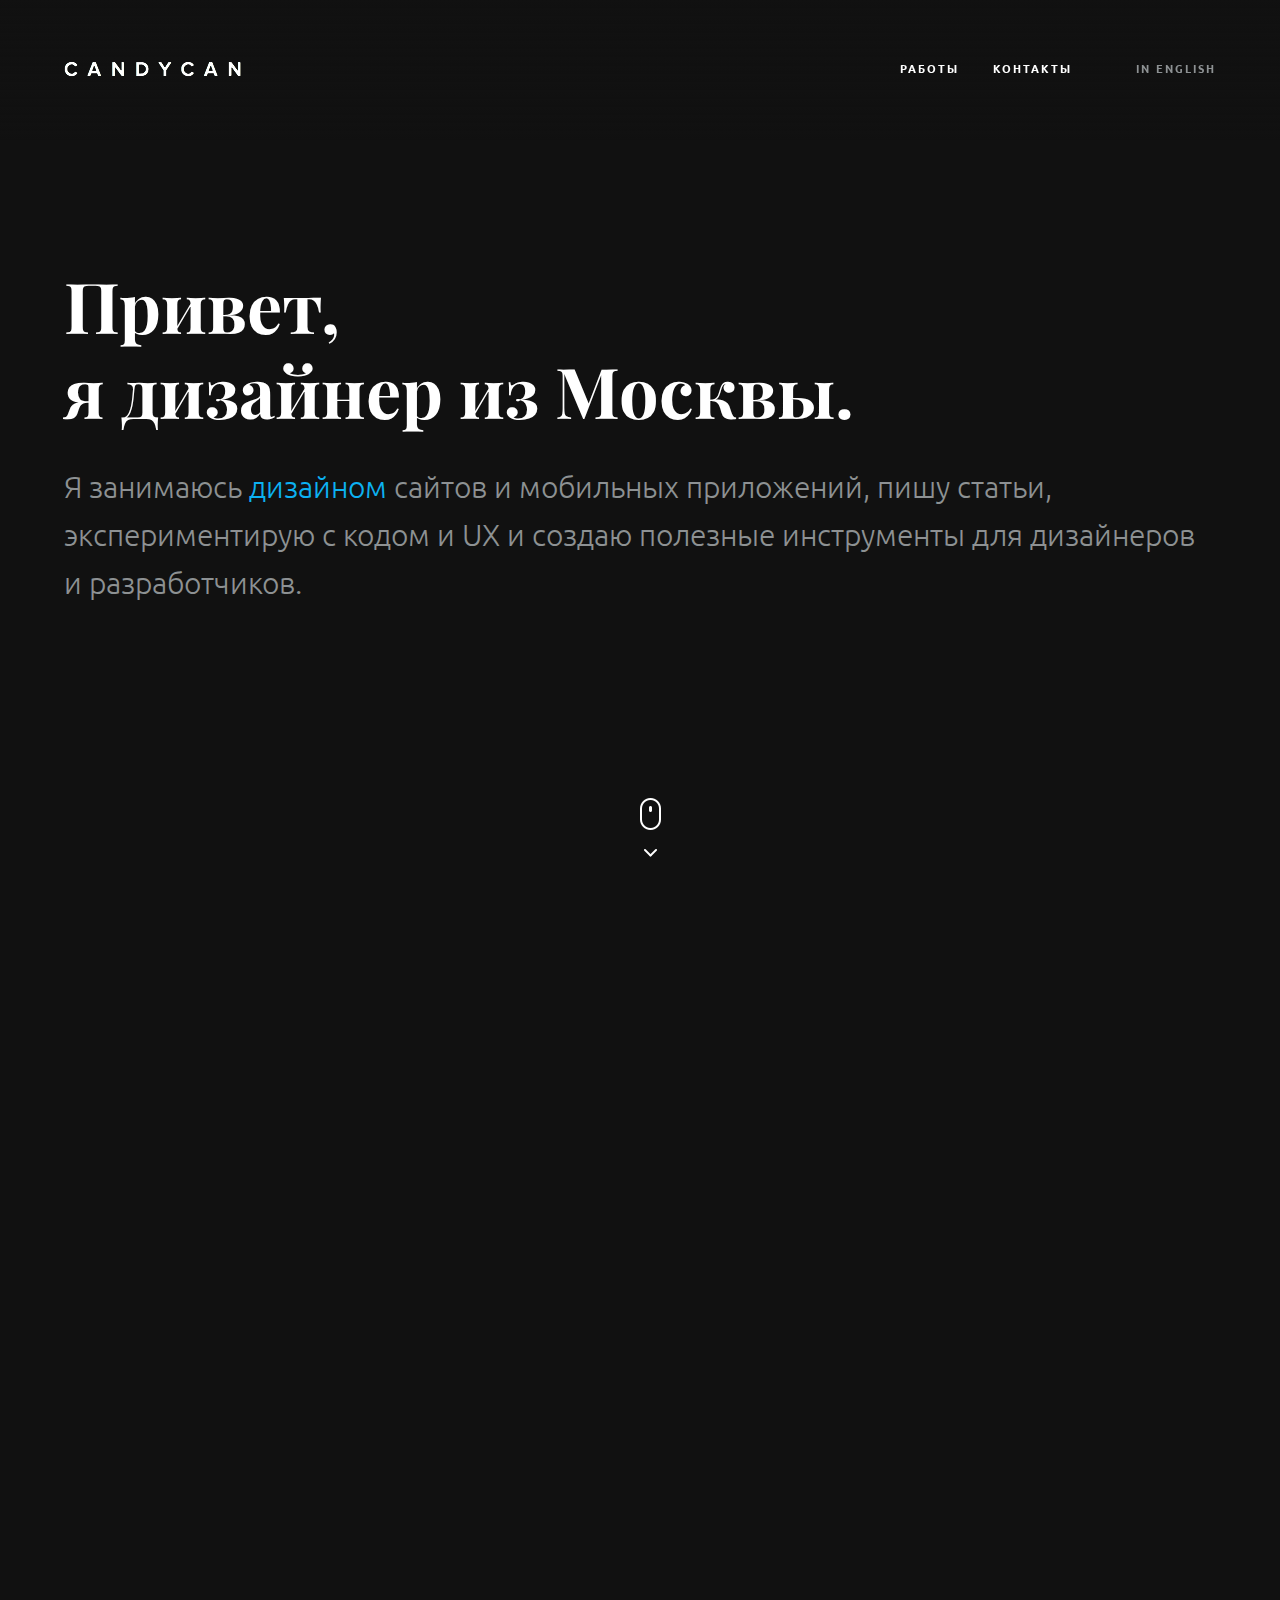
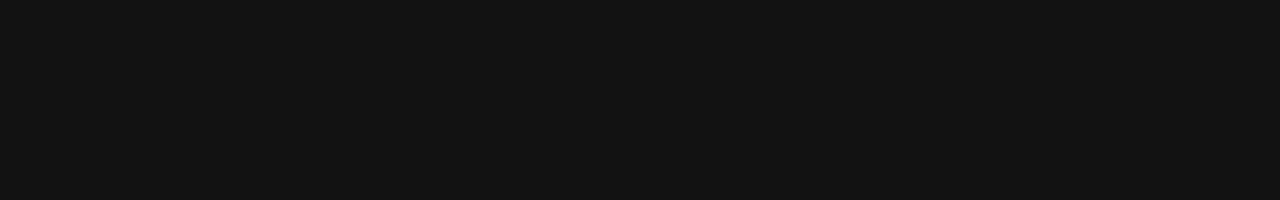
<file: index.html>
<!doctype html>
<head>
    <meta charset="UTF-8">
    <title>CANDYCAN. Дизайн сайтов и приложений</title>
    <link rel="stylesheet" href="assets/css/normalize.css">
    <link rel="stylesheet" href="assets/css/style.css">
    <link rel="stylesheet" href="assets/css/style-inner.css">
    <link rel='stylesheet' href="https://fonts.googleapis.com/css?family=Ubuntu:400,300,500,700&subset=latin,cyrillic">
    <link href='https://fonts.googleapis.com/css?family=Playfair+Display:400,700,900&subset=latin,cyrillic' rel='stylesheet' type='text/css'>
    <script src="http://code.jquery.com/jquery-2.1.4.min.js"></script>
    <script src="assets/js/retina.min.js"></script>
    <script src="assets/js/onepagescroll.js"></script>
</head>
<body>

<div class="menu-wrapper">
<nav>
    <img border="0" src="assets/images/logo.png" data-at2x="assets/images/logo@2x.png">
    <ul class="menu">
        <li><a href="work/index.html">Работы</a></li>
        <li><a href="contacts/index.html">Контакты</a></li>
        <li><a href="eng/index.html">In English</a></li>
    </ul>
</nav> 
</div>
    
<div class="gradient"></div>
    
<div class="index">  
    
<article class="slide">
<div class="slide-wrapper">
<h1>Привет,<br>я дизайнер из Москвы.</h1>
<p>Я занимаюсь <a href="#gradient" class="scroll">дизайном</a> сайтов и&nbsp;мобильных приложений, пишу статьи,
экспериментирую с&nbsp;кодом и&nbsp;UX и&nbsp;создаю полезные инструменты
для&nbsp;дизайнеров и&nbsp;разработчиков.</p>
<div class="mouse-icon"><img src="assets/images/scroll-icon.png" data-at2x="assets/images/scroll-icon@2x.png"></div>
</div>
</article>

<article class="slide">
<div class="slide-wrapper">
<h1>Привет.<br><br>Я дизайнер из Москвы.</h1>
<p>Занимаюсь <a href="#hello">дизайном</a> сайтов и&nbsp;мобильных приложений, <a href="blog/">пишу</a> статьи,
<a href="concepts/">экспериментирую</a> с&nbsp;кодом и&nbsp;UX и&nbsp;<a href="ui-kits/">создаю</a> полезные инструменты
для&nbsp;дизайнеров и&nbsp;разработчиков.</p>    
</div>
</article>
    
</div>
<script src="assets/js/onepage.start.js"></script>
</body>
</html>
</file>
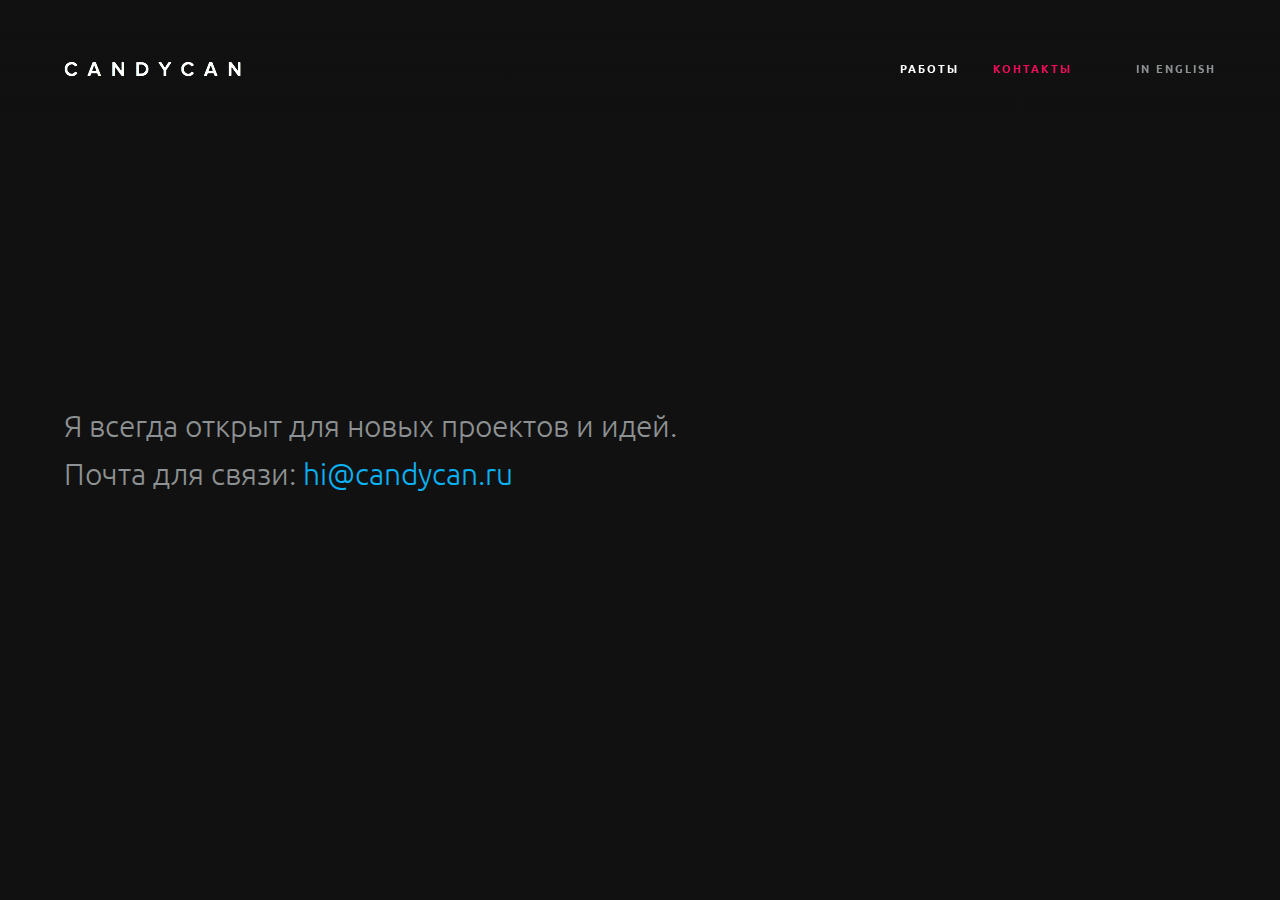
<file: contacts/index.html>
<!doctype html>
<head>
    <meta charset="UTF-8">
    <title>CANDYCAN. Контакты</title>
    <link rel="stylesheet" href="../assets/css/normalize.css">
    <link rel="stylesheet" href="../assets/css/style-inner.css">
    <link rel='stylesheet' href="https://fonts.googleapis.com/css?family=Ubuntu:400,300,500,700&subset=latin,cyrillic">
    <link href='https://fonts.googleapis.com/css?family=Playfair+Display:400,700,900&subset=latin,cyrillic' rel='stylesheet' type='text/css'>    
<!--    <script src="http://code.jquery.com/jquery-2.1.4.min.js"></script>-->
    <script src="../assets/js/retina.min.js"></script>
</head>
<body>

<div class="menu-wrapper">
<nav>
    <a href="../index.html"><img border="0" src="../assets/images/logo.png" data-at2x="../assets/images/logo@2x.png"></a>
    <ul class="menu">
        <li><a href="../work/index.html">Работы</a></li>
        <li class="active">Контакты</li>
        <li><a href="../eng/index.html">In English</a></li>
    </ul>
</nav> 
</div>
    
<div class="gradient"></div> 
    
<article class="slide">
<div class="slide-wrapper">
<p>Я всегда открыт для новых проектов и идей.
<br>Почта для связи: <a href="mailto:hi@candycan.ru">hi@candycan.ru</a></p>    

</div>
</article>

</body>
</html>
</file>
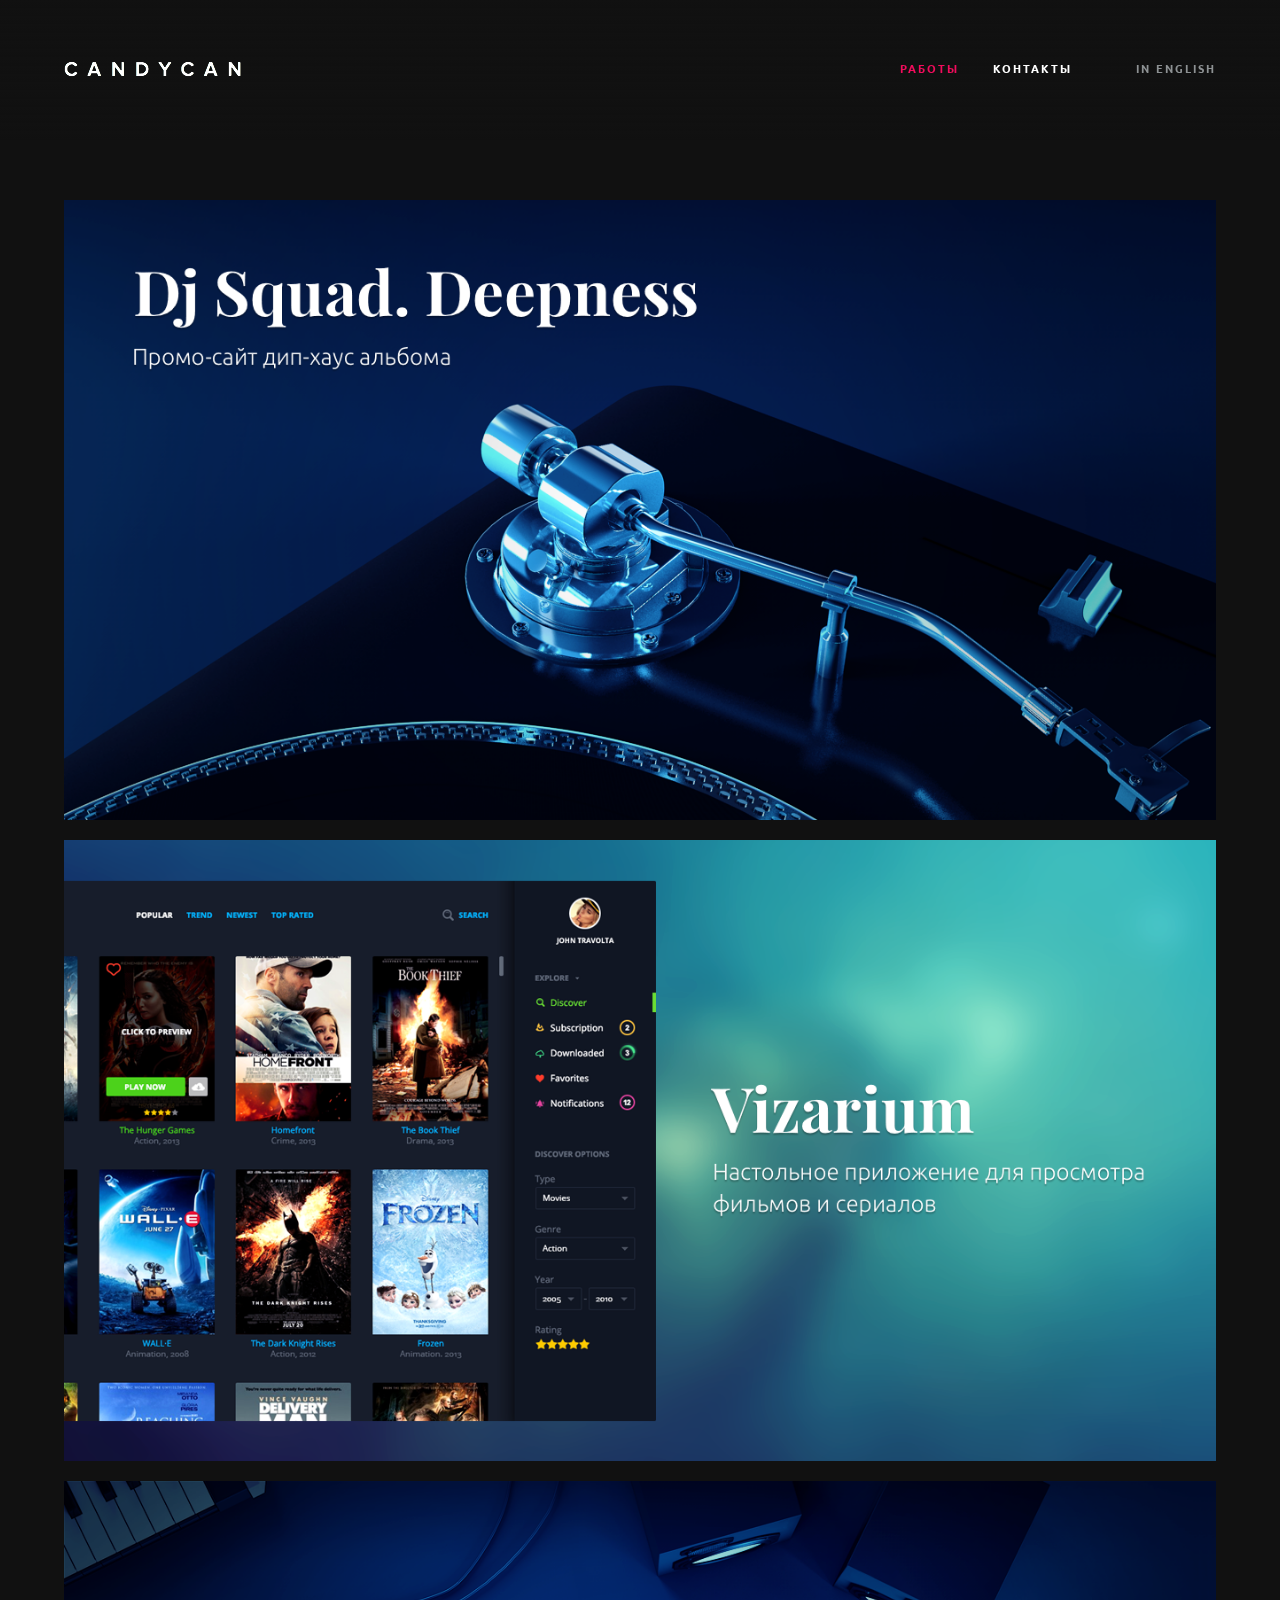
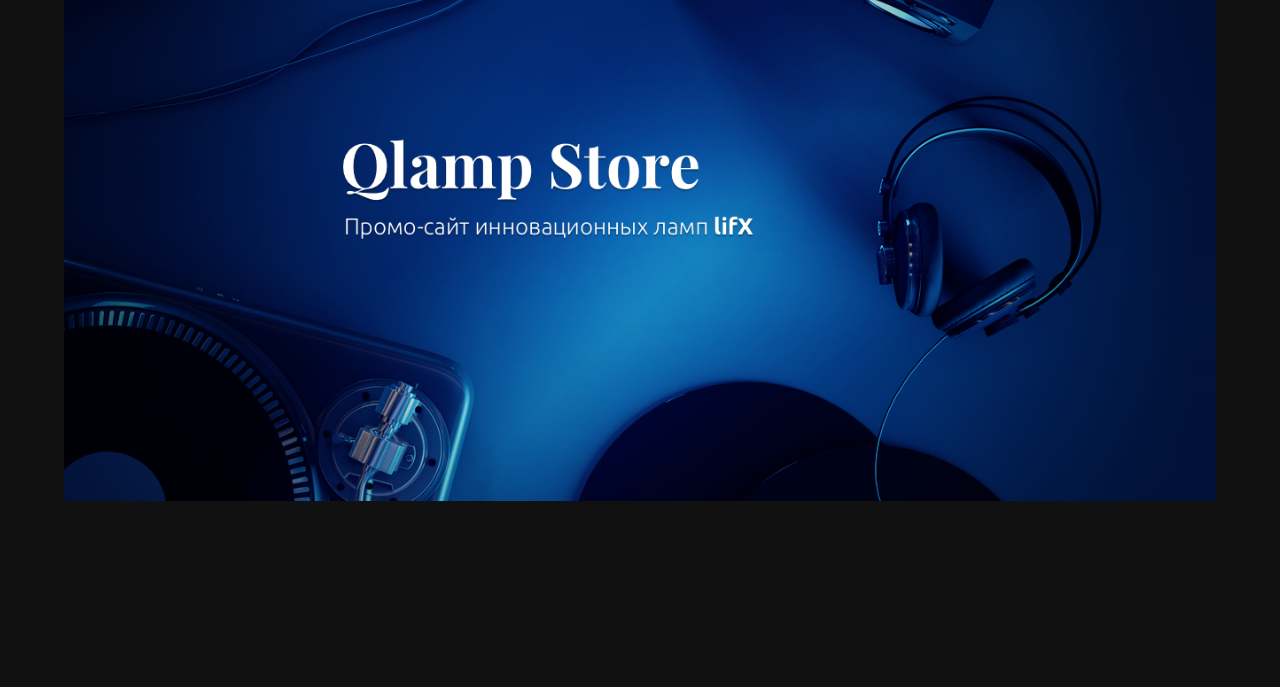
<file: work/index.html>
<!doctype html>
<head>
    <meta charset="UTF-8">
    <title>CANDYCAN. Работы</title>
    <link rel="stylesheet" href="../assets/css/normalize.css">
    <link rel="stylesheet" href="../assets/css/style-inner.css">
    <link rel='stylesheet' href="https://fonts.googleapis.com/css?family=Ubuntu:400,300,500,700&subset=latin,cyrillic">
    <link href='https://fonts.googleapis.com/css?family=PT+Serif:400,700&subset=latin,cyrillic' rel='stylesheet' type='text/css'>
    <link href='https://fonts.googleapis.com/css?family=Playfair+Display:400,700,900&subset=latin,cyrillic' rel='stylesheet' type='text/css'>    
<!--    <script src="http://code.jquery.com/jquery-2.1.4.min.js"></script>-->
    <script src="../assets/js/retina.min.js"></script>
</head>
<body>

<div class="menu-wrapper">
<nav>
    <a href="../index.html"><img border="0" src="../assets/images/logo.png" data-at2x="../assets/images/logo@2x.png"></a>
    <ul class="menu">
        <li class="active">Работы</li>
        <li><a href="../contacts/index.html">Контакты</a></li>
        <li><a href="../eng/index.html">In English</a></li>
    </ul>
</nav> 
</div>
    
<div class="gradient"></div> 

<div class="wrapper">
    
<article class="work-item">
<img class="img" src="../assets/images/work/deep.png">
</article>
    
<article class="work-item">
<img class="img" src="../assets/images/work/viz.png">
</article>
    
<article class="work-item">
<img class="img" src="../assets/images/work/lamp.png">
</article>    
    
</div>

</body>
</html>
</file>
<file: assets/css/style.css>
body, html {
  overflow: hidden;
}

body, .onepage-wrapper, html {
  width: 100%;
  height: 100%;
}
</file>
<file: assets/css/style-inner.css>
/*common styles*/

*, *::after, *::before {
  box-sizing: border-box;
}

h1, h2, h3 {
    font-family: 'Playfair Display', serif;
    margin: 0;
    padding: 0;
    color: #fff;
}

h1 {
    font-weight: 700;
    font-size: 70px;
    line-height: 85px;
}

p {
    font-family: 'Ubuntu', sans-serif;
    color: #8D9193;
    font-size: 30px;
    font-weight: 300;
    line-height: 48px;
}

body {
    background-color: #111;
    color: #fff;
    font-family: 'Ubuntu', sans-serif;
    -webkit-font-smoothing: antialiased;
    -moz-osx-font-smoothing: grayscale;
}

a {
    color: #0CB1F2;
    text-decoration: none;
    transition: 200ms;
}

a:hover {
    color: #F20C5C;
}

.wrapper {
    display: block;
    max-width: 1300px;
    margin: auto;
    width: 90%;
    margin-top: 200px;
}

.img {
    width: 100%;
    height: auto;
    border: 0;
}

/*header styles*/

.menu-wrapper {
    position: fixed;
    top: 60px;
    width: 100%;
    z-index: 100;
}

nav {
    display: block;
    max-width: 1300px;
    width: 90%;
    margin: auto;
}

.menu {
    margin: 0;
    padding: 0;
    list-style: none;
    display: inline-block;
    float: right;
    line-height: 13px;
}

.menu li {
    display: inline;
    margin-right: 30px;
    font-size: 11px;
    letter-spacing: 2px;
    text-transform: uppercase;
    font-weight: 700;
}

.menu li a {
    color: #fff;
} 

.menu li:last-child {
    margin-right: 0;
    margin-left: 30px;
}

.menu li:last-child a {
    color: #8D9193;
}

.menu li a:hover {
    color: #F20C5C;
}

.active {
    color: #F20C5C;
}

.gradient {
    background: linear-gradient(to top, rgba(11,11,11,0), #111);
    display: block;
    width: 100%;
    height: 140px;
    position: fixed;
    z-index: 99;
    top: 0;
}

/*mainpage-content*/

.slide-wrapper {
    display: table-cell;
    vertical-align: middle;
    text-align: left;
}

.slide {
    display: table;
    width: 90%;
    margin: auto;
    height: 100vh;
    max-width: 1300px;
    min-height: 600px;
    padding: 0 0px;
}

.slide h3 {
    margin: 40px 0 0 0;
}

/*mainpage-content-FirstSlide*/

.mouse-icon {
    position: absolute;
    display: block;
    left: 50%;
    bottom: 40px;
}

/*work-content*/

.work-item {
    display: block;
    width: 100%;
    height: auto;
    margin-bottom: 17px;
}

.work-item:last-child {
    margin-bottom: 183px;
}
</file>
